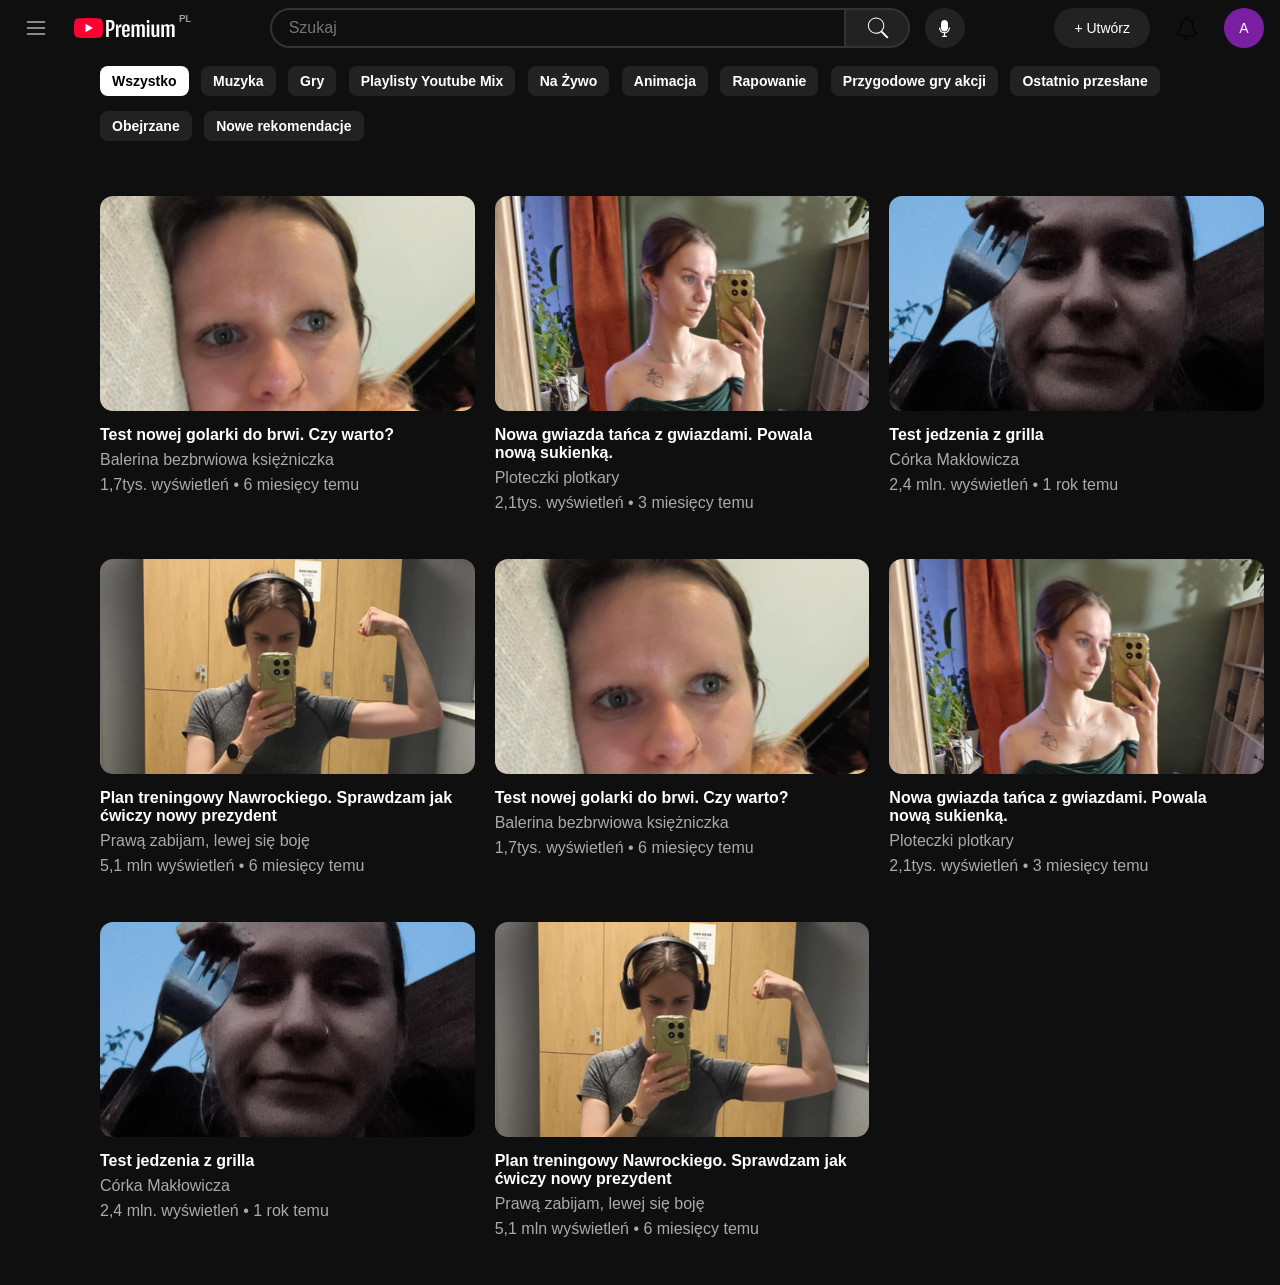
<file: index.html>
<!DOCTYPE html>
<html lang="en">
  <head>
    <meta charset="UTF-8" />
    <meta
      name="viewport"
      content="width=device-width, initial-scale=1.0"
    />
    <link rel="stylesheet" href="css/main.css" />
    <title>Document</title>
  </head>
  <body>
    <nav class="nav">
      <div class="left-container">
        <button class="left-container__hamburger-button">
          <img
            class="left-container__hamburger-icon"
            src="scss/assets/icons/menu.svg"
            alt=""
          />
        </button>
        <img
          src="scss/assets/icons/icon.png"
          alt=""
          class="left-container__icon"
        />
      </div>
      <div class="searcher">
        <div class="searcher-form">
          <input
            type="text"
            class="searcher-form__input"
            placeholder="Szukaj"
          />
          <button class="searcher-form__search-button">
            <img src="scss/assets/icons/search.svg" alt="" />
          </button>
        </div>

        <button class="searcher__voice-button">
          <img src="scss/assets/icons/microphone.svg" alt="" />
        </button>
      </div>
      <div class="end-buttons">
        <button class="end-buttons__create end-buttons__button">
          + Utwórz
        </button>
        <button class="end-buttons__notification end-buttons__button">
          <img src="scss/assets/icons/notification.svg" alt="" />
        </button>
        <button class="end-buttons__user end-buttons__button">
          A
        </button>
      </div>
    </nav>
    <main class="main-content">
      <div class="category-container">
        <button
          class="category-container__button category-container__button--active"
        >
          Wszystko
        </button>
        <button class="category-container__button">Muzyka</button>
        <button class="category-container__button">Gry</button>
        <button class="category-container__button">
          Playlisty Youtube Mix
        </button>
        <button class="category-container__button">Na Żywo</button>
        <button class="category-container__button">Animacja</button>
        <button class="category-container__button">Rapowanie</button>
        <button class="category-container__button">
          Przygodowe gry akcji
        </button>
        <button class="category-container__button">
          Ostatnio przesłane
        </button>
        <button class="category-container__button">Obejrzane</button>
        <button class="category-container__button">
          Nowe rekomendacje
        </button>
      </div>
      <div class="container">
        <div class="video">
          <img
            src="scss/assets/images/brwi.jpg"
            alt=""
            class="video__image"
          />

          <p class="video__name">
            Test nowej golarki do brwi. Czy warto?
          </p>
          <p class="video__author">Balerina bezbrwiowa księżniczka</p>
          <p class="video__information">
            1,7tys. wyświetleń • 6 miesięcy temu
          </p>
        </div>
        <div class="video">
          <img
            src="scss/assets/images/sexi.jpg"
            alt=""
            class="video__image video__image--top"
          />

          <p class="video__name">
            Nowa gwiazda tańca z gwiazdami. Powala nową sukienką.
          </p>
          <p class="video__author">Ploteczki plotkary</p>
          <p class="video__information">
            2,1tys. wyświetleń • 3 miesięcy temu
          </p>
        </div>
        <div class="video">
          <img
            src="scss/assets/images/jedzenie.jpg"
            alt=""
            class="video__image"
          />

          <p class="video__name">Test jedzenia z grilla</p>
          <p class="video__author">Córka Makłowicza</p>
          <p class="video__information">
            2,4 mln. wyświetleń • 1 rok temu
          </p>
        </div>
        <div class="video">
          <img
            src="scss/assets/images/gym.jpg"
            alt=""
            class="video__image video__image--top"
          />

          <p class="video__name">
            Plan treningowy Nawrockiego. Sprawdzam jak ćwiczy nowy
            prezydent
          </p>
          <p class="video__author">Prawą zabijam, lewej się boję</p>
          <p class="video__information">
            5,1 mln wyświetleń • 6 miesięcy temu
          </p>
        </div>
        <div class="video">
          <img
            src="scss/assets/images/brwi.jpg"
            alt=""
            class="video__image"
          />

          <p class="video__name">
            Test nowej golarki do brwi. Czy warto?
          </p>
          <p class="video__author">Balerina bezbrwiowa księżniczka</p>
          <p class="video__information">
            1,7tys. wyświetleń • 6 miesięcy temu
          </p>
        </div>
        <div class="video">
          <img
            src="scss/assets/images/sexi.jpg"
            alt=""
            class="video__image video__image--top"
          />

          <p class="video__name">
            Nowa gwiazda tańca z gwiazdami. Powala nową sukienką.
          </p>
          <p class="video__author">Ploteczki plotkary</p>
          <p class="video__information">
            2,1tys. wyświetleń • 3 miesięcy temu
          </p>
        </div>
        <div class="video">
          <img
            src="scss/assets/images/jedzenie.jpg"
            alt=""
            class="video__image"
          />

          <p class="video__name">Test jedzenia z grilla</p>
          <p class="video__author">Córka Makłowicza</p>
          <p class="video__information">
            2,4 mln. wyświetleń • 1 rok temu
          </p>
        </div>
        <div class="video">
          <img
            src="scss/assets/images/gym.jpg"
            alt=""
            class="video__image video__image--top"
          />

          <p class="video__name">
            Plan treningowy Nawrockiego. Sprawdzam jak ćwiczy nowy
            prezydent
          </p>
          <p class="video__author">Prawą zabijam, lewej się boję</p>
          <p class="video__information">
            5,1 mln wyświetleń • 6 miesięcy temu
          </p>
        </div>
      </div>
    </main>
  </body>
</html>
</file>
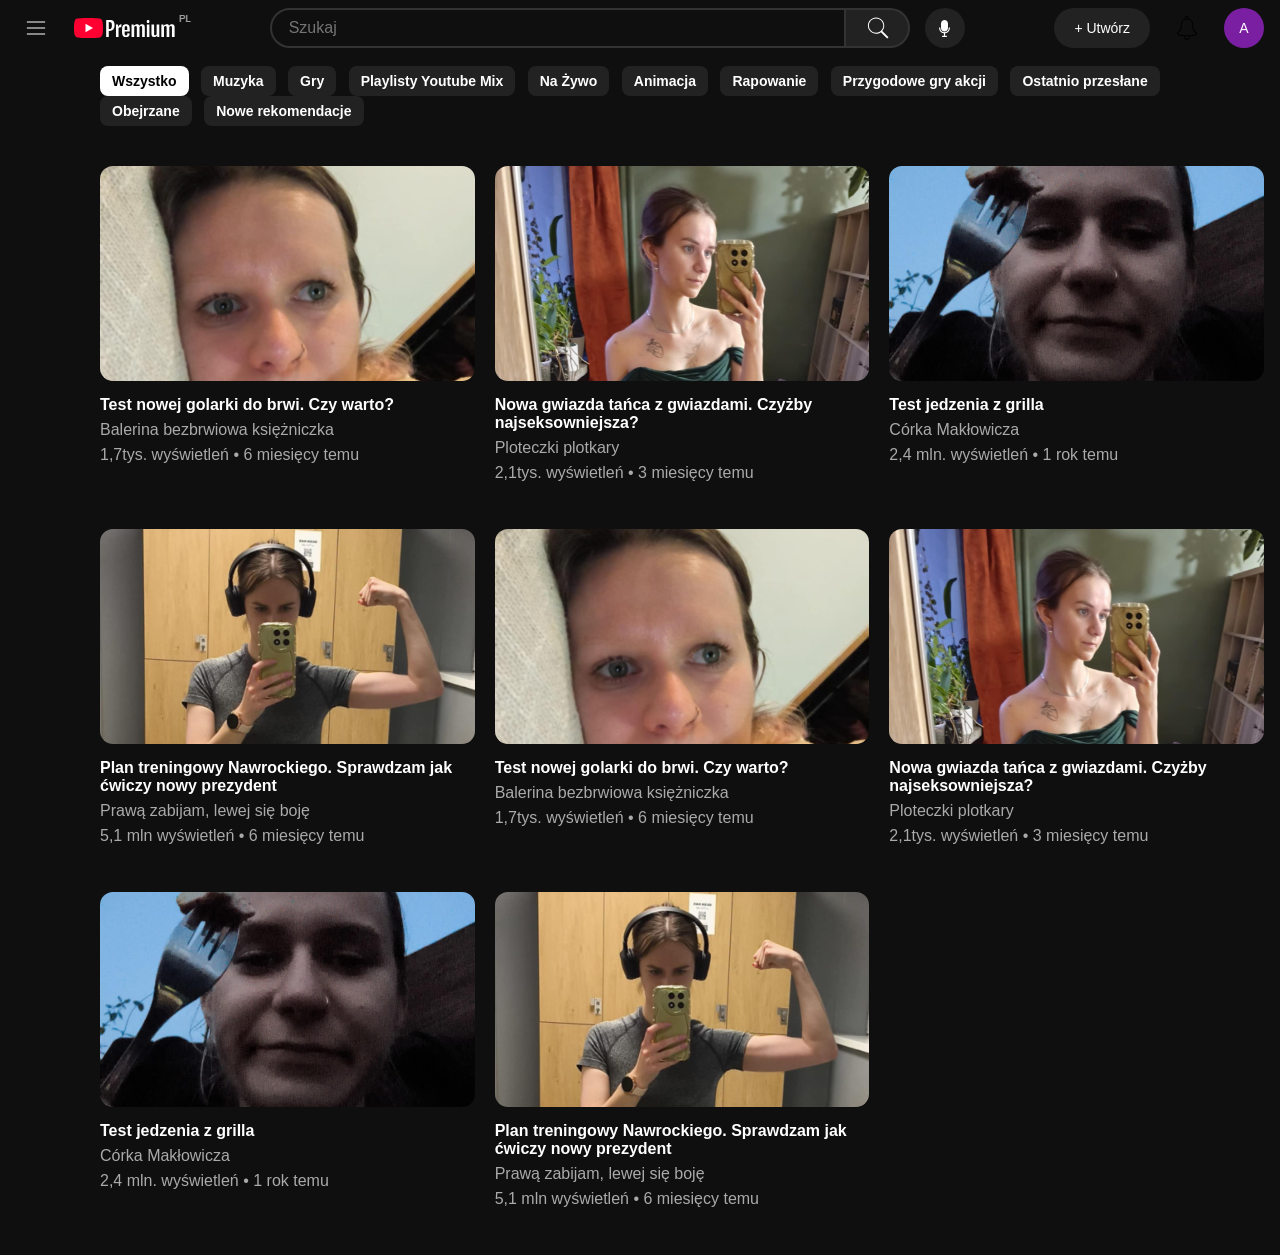
<file: nauka css/index.html>
<!DOCTYPE html>
<html lang="en">
  <head>
    <meta charset="UTF-8" />
    <meta
      name="viewport"
      content="width=device-width, initial-scale=1.0"
    />
    <link rel="stylesheet" href="css/main.css" />
    <title>Document</title>
  </head>
  <body>
    <nav class="nav">
      <div class="left-container">
        <button class="left-container__hamburger-button">
          <img
            class="left-container__hamburger-icon"
            src="scss/assets/icons/menu.svg"
            alt=""
          />
        </button>
        <img
          src="scss/assets/icons/icon.png"
          alt=""
          class="left-container__icon"
        />
      </div>
      <div class="searcher">
        <div class="searcher-form">
          <input
            type="text"
            class="searcher-form__input"
            placeholder="Szukaj"
          />
          <button class="searcher-form__search-button">
            <img src="scss/assets/icons/search.svg" alt="" />
          </button>
        </div>

        <button class="searcher__voice-button">
          <img src="scss/assets/icons/microphone.svg" alt="" />
        </button>
      </div>
      <div class="end-buttons">
        <button class="end-buttons__create end-buttons__button">
          + Utwórz
        </button>
        <button class="end-buttons__notification end-buttons__button">
          <img src="scss/assets/icons/notification.svg" alt="" />
        </button>
        <button class="end-buttons__user end-buttons__button">
          A
        </button>
      </div>
    </nav>
    <main class="main-content">
      <div class="category-container">
        <button
          class="category-container__button category-container__button--active"
        >
          Wszystko
        </button>
        <button class="category-container__button">Muzyka</button>
        <button class="category-container__button">Gry</button>
        <button class="category-container__button">
          Playlisty Youtube Mix
        </button>
        <button class="category-container__button">Na Żywo</button>
        <button class="category-container__button">Animacja</button>
        <button class="category-container__button">Rapowanie</button>
        <button class="category-container__button">
          Przygodowe gry akcji
        </button>
        <button class="category-container__button">
          Ostatnio przesłane
        </button>
        <button class="category-container__button">Obejrzane</button>
        <button class="category-container__button">
          Nowe rekomendacje
        </button>
      </div>
      <div class="container">
        <div class="video">
          <img
            src="scss/assets/images/brwi.jpg"
            alt=""
            class="video__image"
          />

          <p class="video__name">
            Test nowej golarki do brwi. Czy warto?
          </p>
          <p class="video__author">Balerina bezbrwiowa księżniczka</p>
          <p class="video__information">
            1,7tys. wyświetleń • 6 miesięcy temu
          </p>
        </div>
        <div class="video">
          <img
            src="scss/assets/images/sexi.jpg"
            alt=""
            class="video__image video__image--top"
          />

          <p class="video__name">
            Nowa gwiazda tańca z gwiazdami. Czyżby najseksowniejsza?
          </p>
          <p class="video__author">Ploteczki plotkary</p>
          <p class="video__information">
            2,1tys. wyświetleń • 3 miesięcy temu
          </p>
        </div>
        <div class="video">
          <img
            src="scss/assets/images/jedzenie.jpg"
            alt=""
            class="video__image"
          />

          <p class="video__name">Test jedzenia z grilla</p>
          <p class="video__author">Córka Makłowicza</p>
          <p class="video__information">
            2,4 mln. wyświetleń • 1 rok temu
          </p>
        </div>
        <div class="video">
          <img
            src="scss/assets/images/gym.jpg"
            alt=""
            class="video__image video__image--top"
          />

          <p class="video__name">
            Plan treningowy Nawrockiego. Sprawdzam jak ćwiczy nowy
            prezydent
          </p>
          <p class="video__author">Prawą zabijam, lewej się boję</p>
          <p class="video__information">
            5,1 mln wyświetleń • 6 miesięcy temu
          </p>
        </div>
        <div class="video">
          <img
            src="scss/assets/images/brwi.jpg"
            alt=""
            class="video__image"
          />

          <p class="video__name">
            Test nowej golarki do brwi. Czy warto?
          </p>
          <p class="video__author">Balerina bezbrwiowa księżniczka</p>
          <p class="video__information">
            1,7tys. wyświetleń • 6 miesięcy temu
          </p>
        </div>
        <div class="video">
          <img
            src="scss/assets/images/sexi.jpg"
            alt=""
            class="video__image video__image--top"
          />

          <p class="video__name">
            Nowa gwiazda tańca z gwiazdami. Czyżby najseksowniejsza?
          </p>
          <p class="video__author">Ploteczki plotkary</p>
          <p class="video__information">
            2,1tys. wyświetleń • 3 miesięcy temu
          </p>
        </div>
        <div class="video">
          <img
            src="scss/assets/images/jedzenie.jpg"
            alt=""
            class="video__image"
          />

          <p class="video__name">Test jedzenia z grilla</p>
          <p class="video__author">Córka Makłowicza</p>
          <p class="video__information">
            2,4 mln. wyświetleń • 1 rok temu
          </p>
        </div>
        <div class="video">
          <img
            src="scss/assets/images/gym.jpg"
            alt=""
            class="video__image video__image--top"
          />

          <p class="video__name">
            Plan treningowy Nawrockiego. Sprawdzam jak ćwiczy nowy
            prezydent
          </p>
          <p class="video__author">Prawą zabijam, lewej się boję</p>
          <p class="video__information">
            5,1 mln wyświetleń • 6 miesięcy temu
          </p>
        </div>
      </div>
    </main>
  </body>
</html>
</file>
<file: css/main.css>
* {
  margin: 0;
  padding: 0;
  box-sizing: border-box;
}

body {
  font-family: "Roboto", sans-serif;
  color: white;
}

ul,
ol {
  list-style: none;
}

a {
  text-decoration: none;
  color: inherit;
}

button {
  border: none;
  font-family: inherit;
  cursor: pointer;
}

.nav {
  display: flex;
  padding: 0 16px;
  height: 56px;
  justify-content: space-between;
  align-items: center;
}

img {
  height: 24px;
  width: auto;
  display: block;
}

.left-container {
  display: flex;
  align-items: center;
}
.left-container__hamburger-button {
  background-color: #0f0f0f;
  align-items: center;
  justify-content: center;
  display: flex;
  height: 40px;
  width: 40px;
  border-radius: 20px;
  margin-right: 13px;
}
.left-container__hamburger-button:hover {
  background-color: #222222;
}
.left-container__hamburger-icon {
  width: 20px;
  height: 20px;
}
.left-container__icon {
  height: 40px;
}

.searcher {
  height: 40px;
  display: flex;
  align-items: center;
}

.searcher-form {
  display: flex;
  min-width: 640px;
  margin-right: 15px;
  overflow: hidden;
}
.searcher-form__input {
  outline: none;
  color: white;
  background-color: #0f0f0f;
  padding-left: 17px;
  font-size: 16px;
  line-height: 36px;
  width: 90%;
  border: 2px solid #333333;
  border-radius: 20px 0 0 20px;
}
.searcher-form__input:focus {
  border-color: rgb(67, 67, 255);
}
.searcher-form__search-button {
  border: #333333 2px solid;
  border-left: none;
  border-radius: 0 20px 20px 0;
  padding-left: 20px;
  background-color: #222222;
  width: 10%;
}

.searcher__voice-button {
  display: flex;
  align-items: center;
  justify-content: center;
  height: 40px;
  width: 40px;
  background-color: #222222;
  border-radius: 20px;
}
.searcher__voice-button img {
  height: 17px;
}

.end-buttons {
  display: flex;
  align-items: center;
}
.end-buttons__button {
  color: white;
  font-size: 14px;
  border-radius: 20px;
  margin-left: 17px;
  height: 40px;
}
.end-buttons__create {
  padding: 0 20px;
  background-color: #222222;
}
.end-buttons__user {
  width: 40px;
  background-color: #7a1fa2;
}
.end-buttons__notification {
  display: flex;
  align-items: center;
  justify-content: center;
  width: 40px;
  background-color: #0f0f0f;
}

.main-content {
  margin: 10px 16px 0px 100px;
}

.category-container__button {
  margin-right: 8px;
  margin-bottom: 15px;
  background-color: #222222;
  color: white;
  font-size: 14px;
  padding: 0 12px;
  line-height: 30px;
  border-radius: 8px;
  font-weight: bold;
}
.category-container__button--active {
  background-color: white;
  color: black;
}

.container {
  margin: 40px 0;
  display: grid;
  -moz-column-gap: 20px;
       column-gap: 20px;
  row-gap: 40px;
  grid-template-columns: repeat(auto-fill, minmax(350px, 1fr));
}

.video__image {
  border-radius: 13px;
  width: 100%;
  -o-object-fit: cover;
     object-fit: cover;
  -o-object-position: center;
     object-position: center;
  height: 215px;
  margin-bottom: 15px;
}
.video__image--top {
  -o-object-position: top;
     object-position: top;
}
.video p {
  margin-bottom: 7px;
  width: 95%;
}
.video__name {
  font-weight: bold;
}
.video__author {
  color: #aaaaaa;
}
.video__information {
  color: #aaaaaa;
}

body {
  background-color: #0f0f0f;
}/*# sourceMappingURL=main.css.map */
</file>
<file: nauka css/css/main.css>
* {
  margin: 0;
  padding: 0;
  box-sizing: border-box;
}

body {
  font-family: "Roboto", sans-serif;
  color: white;
}

ul,
ol {
  list-style: none;
}

a {
  text-decoration: none;
  color: inherit;
}

button {
  border: none;
  font-family: inherit;
  cursor: pointer;
}

.nav {
  display: flex;
  padding: 0 16px;
  height: 56px;
  justify-content: space-between;
  align-items: center;
}

img {
  height: 24px;
  width: auto;
  display: block;
}

.left-container {
  display: flex;
  align-items: center;
}
.left-container__hamburger-button {
  background-color: #0f0f0f;
  align-items: center;
  justify-content: center;
  display: flex;
  height: 40px;
  width: 40px;
  border-radius: 20px;
  margin-right: 13px;
}
.left-container__hamburger-button:hover {
  background-color: #222222;
}
.left-container__hamburger-icon {
  width: 20px;
  height: 20px;
}
.left-container__icon {
  height: 40px;
}

.searcher {
  height: 40px;
  display: flex;
  align-items: center;
}

.searcher-form {
  display: flex;
  min-width: 640px;
  margin-right: 15px;
  overflow: hidden;
}
.searcher-form__input {
  outline: none;
  color: white;
  background-color: #0f0f0f;
  padding-left: 17px;
  font-size: 16px;
  line-height: 36px;
  width: 90%;
  border: 2px solid #333333;
  border-radius: 20px 0 0 20px;
}
.searcher-form__input:focus {
  border-color: rgb(67, 67, 255);
}
.searcher-form__search-button {
  border: #333333 2px solid;
  border-left: none;
  border-radius: 0 20px 20px 0;
  padding-left: 20px;
  background-color: #222222;
  width: 10%;
}

.searcher__voice-button {
  display: flex;
  align-items: center;
  justify-content: center;
  height: 40px;
  width: 40px;
  background-color: #222222;
  border-radius: 20px;
}
.searcher__voice-button img {
  height: 17px;
}

.end-buttons {
  display: flex;
  align-items: center;
}
.end-buttons__button {
  color: white;
  font-size: 14px;
  border-radius: 20px;
  margin-left: 17px;
  height: 40px;
}
.end-buttons__create {
  padding: 0 20px;
  background-color: #222222;
}
.end-buttons__user {
  width: 40px;
  background-color: #7a1fa2;
}
.end-buttons__notification {
  display: flex;
  align-items: center;
  justify-content: center;
  width: 40px;
  background-color: #0f0f0f;
}

.main-content {
  margin: 10px 16px 0px 100px;
}

.category-container__button {
  margin-right: 8px;
  background-color: #222222;
  color: white;
  font-size: 14px;
  padding: 0 12px;
  line-height: 30px;
  border-radius: 8px;
  font-weight: bold;
}
.category-container__button--active {
  background-color: white;
  color: black;
}

.container {
  margin: 40px 0;
  display: grid;
  -moz-column-gap: 20px;
       column-gap: 20px;
  row-gap: 40px;
  grid-template-columns: repeat(auto-fill, minmax(350px, 1fr));
}

.video__image {
  border-radius: 13px;
  width: 100%;
  -o-object-fit: cover;
     object-fit: cover;
  -o-object-position: center;
     object-position: center;
  height: 215px;
  margin-bottom: 15px;
}
.video__image--top {
  -o-object-position: top;
     object-position: top;
}
.video p {
  margin-bottom: 7px;
  width: 95%;
}
.video__name {
  font-weight: bold;
}
.video__author {
  color: #aaaaaa;
}
.video__information {
  color: #aaaaaa;
}

body {
  background-color: #0f0f0f;
}/*# sourceMappingURL=main.css.map */
</file>
